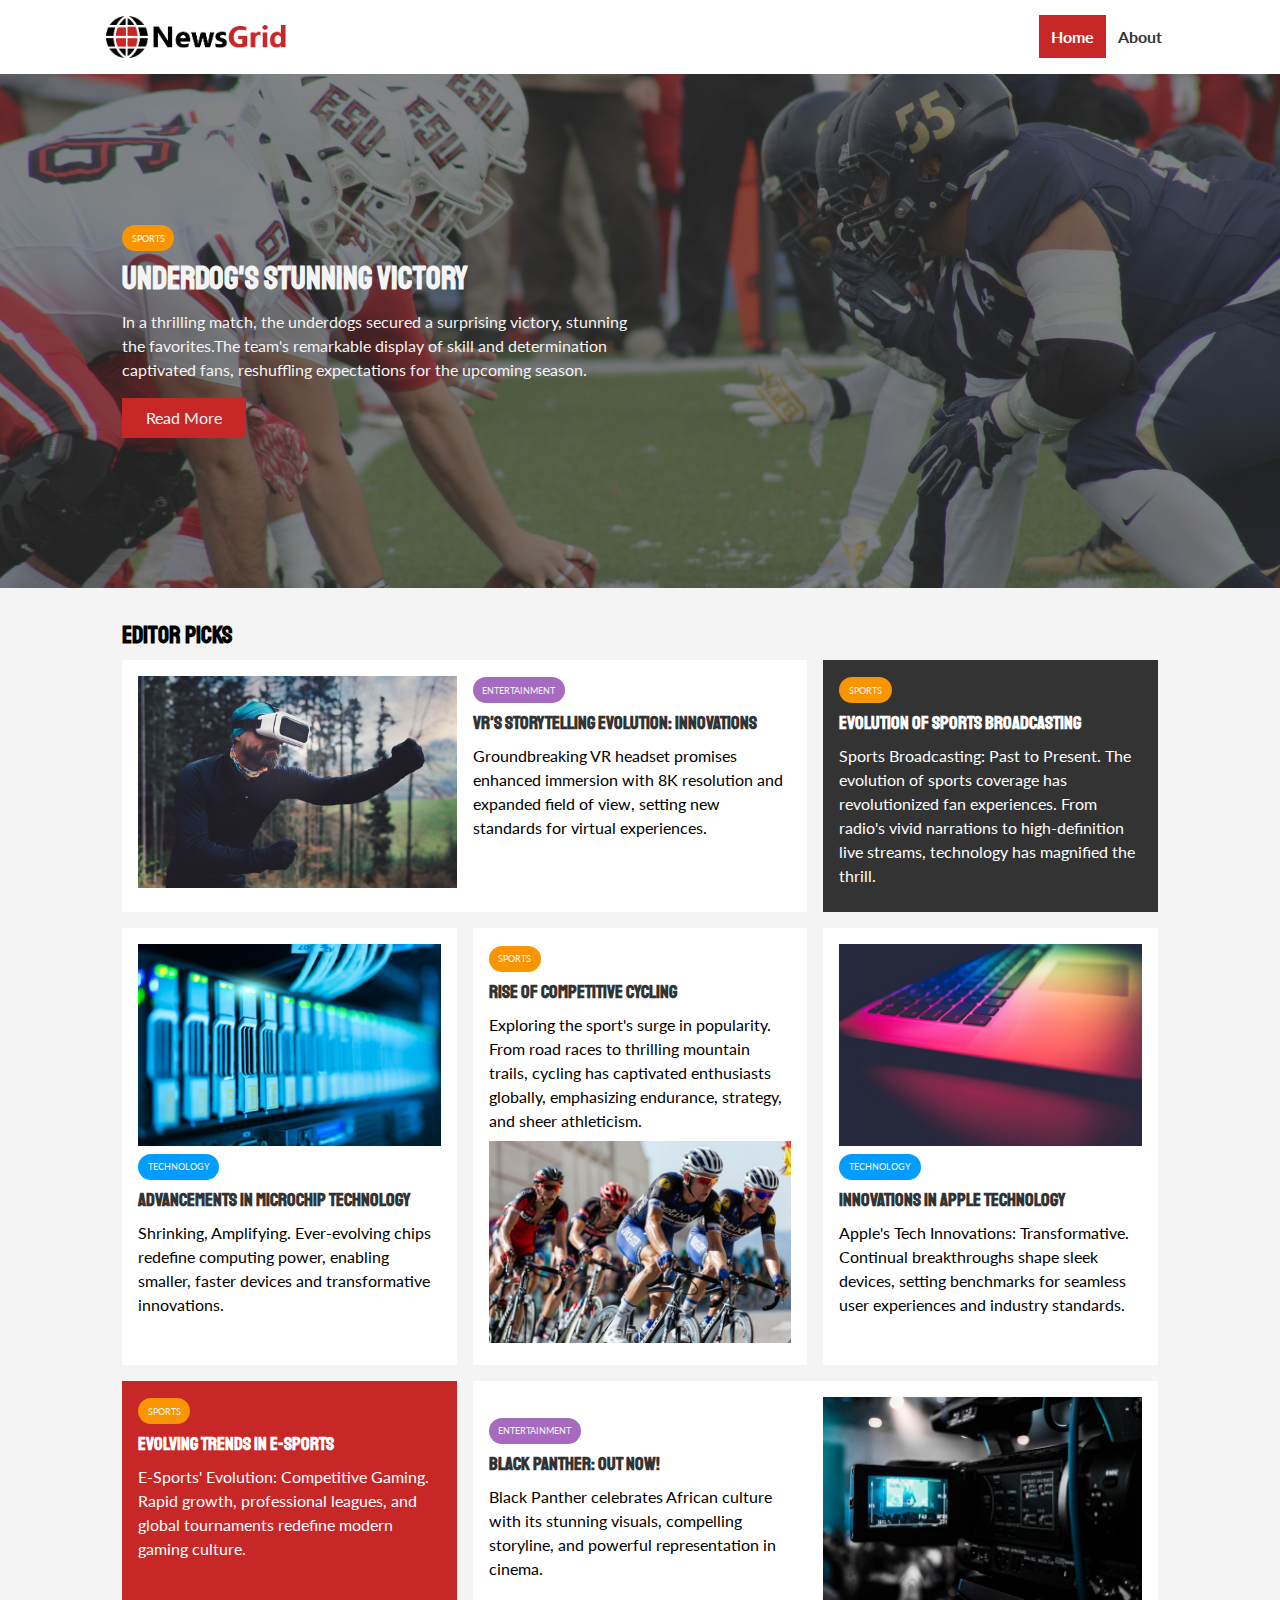
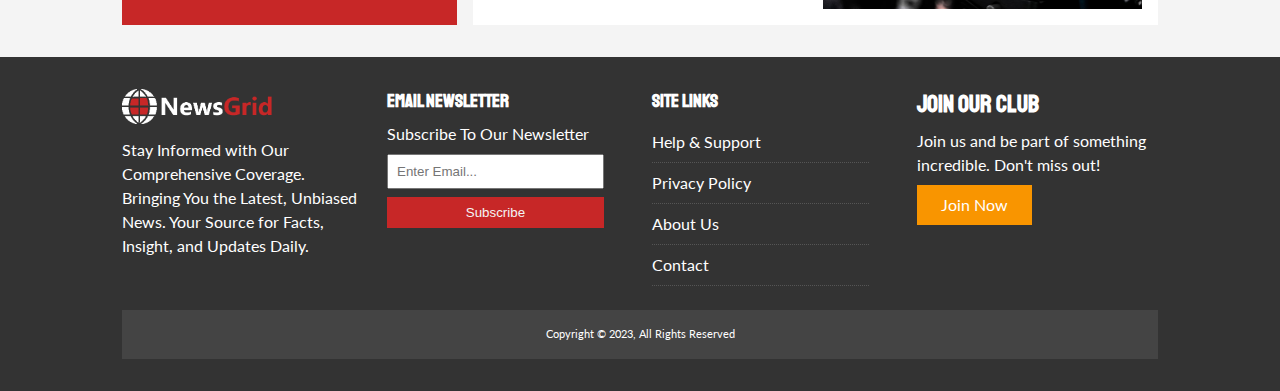
<file: index.html>
<!DOCTYPE html>
<html lang="en">
  <head>
    <title>NewsGrid | Latest News</title>
    <meta charset="UTF-8">
    <meta name="viewport" content="width=device-width, initial-scale=1">
    <link rel="stylesheet" href="https://cdnjs.cloudflare.com/ajax/libs/font-awesome/6.4.2/css/all.min.css" integrity="sha512-z3gLpd7yknf1YoNbCzqRKc4qyor8gaKU1qmn+CShxbuBusANI9QpRohGBreCFkKxLhei6S9CQXFEbbKuqLg0DA==" crossorigin="anonymous" referrerpolicy="no-referrer" />
    <link rel="preconnect" href="https://fonts.googleapis.com">
    <link rel="preconnect" href="https://fonts.gstatic.com" crossorigin>
    <link href="https://fonts.googleapis.com/css2?family=Lato&family=Staatliches&display=swap" rel="stylesheet">
    <link href="css/style.css" rel="stylesheet">
    <link rel="stylesheet" media="screen and (max-width: 768px)" href="css/mobile.css">
    <link rel="shortcut icon" type="image/x-icon" href="favicon.ico">
  </head>

  <body>
    <!--Logo and Navigation-->
    <nav id="main-nav">
      <div class="container">
        <img src="img/logo.png" alt="NewsGrid" class="logo">
        <div class="social">
          <a href="http://github.com/Greybillions" target="_blank"><i class="fab fa-github fa-2x"></i></a>
          <a href="http://twitter.com/Dev__Grey" target="_blank"><i class="fab fa-twitter fa-2x"></i></a>
          <a href="http://instagram.com/Greybillions" target="_blank"><i class="fab fa-instagram fa-2x"></i></a>
          <a href="http://greyboyle.hashnode.dev" target="_blank"><i class="fab fa-hashnode fa-2x"></i></a>
        </div>
        <ul>
          <li><a class="current" href="index.html">Home</a></li>
          <li><a href="about.html">About</a></li>
        </ul>
      </div>
    </nav>

    <!--Showcase-->
    <header id="showcase">
      <div class="container">
        <div class="showcase-container">
          <div class="showcase-content">
            <div class="category category-sports">Sports</div>
            <h1>Underdog's Stunning Victory</h1>
            <p>In a thrilling match, the underdogs secured a surprising victory, stunning the favorites.<span>The team's remarkable display of skill and determination captivated fans, reshuffling expectations for the upcoming season.</span></p>
            <a href="article.html" class="btn btn-primary">Read More</a>
          </div>
        </div>
      </div>
    </header>
     <!-- Home Articles -->
  <section id="home-articles" class="py-2">
    <div class="container">
        <h2>Editor Picks</h2>
        <div class="articles-container">
          <article class="card">
            <img src="img/articles/ent1.jpg" alt="">
            <div>
              <div class="category category-ent">Entertainment</div>
              <h3>
                <a href="article.html">VR's Storytelling Evolution: Innovations</a>
              </h3>
              <p>Groundbreaking VR headset promises enhanced immersion with 8K resolution and expanded field of view, setting new standards for virtual experiences.</p>
            </div>
          </article>
          <article class="card bg-dark">
            <div class="category category-sports">Sports</div>
            <h3>
              <a href="article.html">Evolution of Sports Broadcasting</a>
            </h3>
            <p>Sports Broadcasting: Past to Present. The evolution of sports coverage has revolutionized fan experiences. From radio's vivid narrations to high-definition live streams, technology has magnified the thrill.</p>
          </article>
          <article class="card">
            <img src="img/articles/tech1.jpg" alt="">
            <div class="category category-tech">Technology</div>
            <h3>
              <a href="article.html">Advancements in Microchip Technology</a>
            </h3>
            <p>Shrinking, Amplifying. Ever-evolving chips redefine computing power, enabling smaller, faster devices and transformative innovations.</p>
          </article>
          <article class="card">
            <div class="category category-sports">Sports</div>
            <h3>
              <a href="article.html">Rise of Competitive Cycling</a>
            </h3>
            <p>Exploring the sport's surge in popularity. From road races to thrilling mountain trails, cycling has captivated enthusiasts globally, emphasizing endurance, strategy, and sheer athleticism.</p>
            <img src="img/articles/sports1.jpg" alt="">
          </article>
          <article class="card">
            <img src="img/articles/tech2.jpg" alt="">
            <div class="category category-tech">Technology</div>
            <h3>
              <a href="article.html">Innovations in Apple Technology</a>
            </h3>
            <p>Apple's Tech Innovations: Transformative. Continual breakthroughs shape sleek devices, setting benchmarks for seamless user experiences and industry standards.</p>
          </article>
          <article class="card bg-primary">
            <div class="category category-sports">Sports</div>
            <h3>
              <a href="article.html">Evolving Trends in E-Sports</a>
            </h3>
            <p>E-Sports' Evolution: Competitive Gaming. Rapid growth, professional leagues, and global tournaments redefine modern gaming culture.</p>
          </article>
          <article class="card">
            <div>
              <div class="category category-ent">Entertainment</div>
              <h3>
                <a href="article.html">Black Panther: Out Now!</a>
              </h3>
              <p>Black Panther celebrates African culture with its stunning visuals, compelling storyline, and powerful representation in cinema.</p>
            </div>
            <img src="img/articles/ent2.jpg" alt="">
          </article>
        </div>
    </div>
  </section>

   <!-- Footer -->
  <footer id="main-footer" class="py-2">
    <div class="container footer-container">
      
      <div>
        <img src="img/logo_light.png" alt="NewsGrid">
        <p>Stay Informed with Our Comprehensive Coverage. Bringing You the Latest, Unbiased News. Your Source for Facts, Insight, and Updates Daily.</p>
      </div>
      
      <div>
        <h3>Email Newsletter</h3>
        <p>Subscribe To Our Newsletter</p>
        <form>
          <input type="email" placeholder="Enter Email...">
          <input type="submit" value="Subscribe" class="btn btn-primary">
        </form>
      </div>
      
      <div>
        <h3>Site Links</h3>
        <ul class="list">
          <li><a href="#">Help & Support</a></li>
          <li><a href="#">Privacy Policy</a></li>
          <li><a href="#">About Us</a></li>
          <li><a href="#">Contact</a></li>
        </ul>
      </div>
      
      <div>
        <h2>Join Our Club</h2>
        <p>Join us and be part of something incredible. Don't miss out!</p>
        <a href="#" class="btn btn-secondary">Join Now</a>
      </div>
      
      <div>
        <p>
          Copyright &copy; 2023, All Rights Reserved
        </p>
      </div>
    </div>
  </footer>

  </body>
</html>
</file>
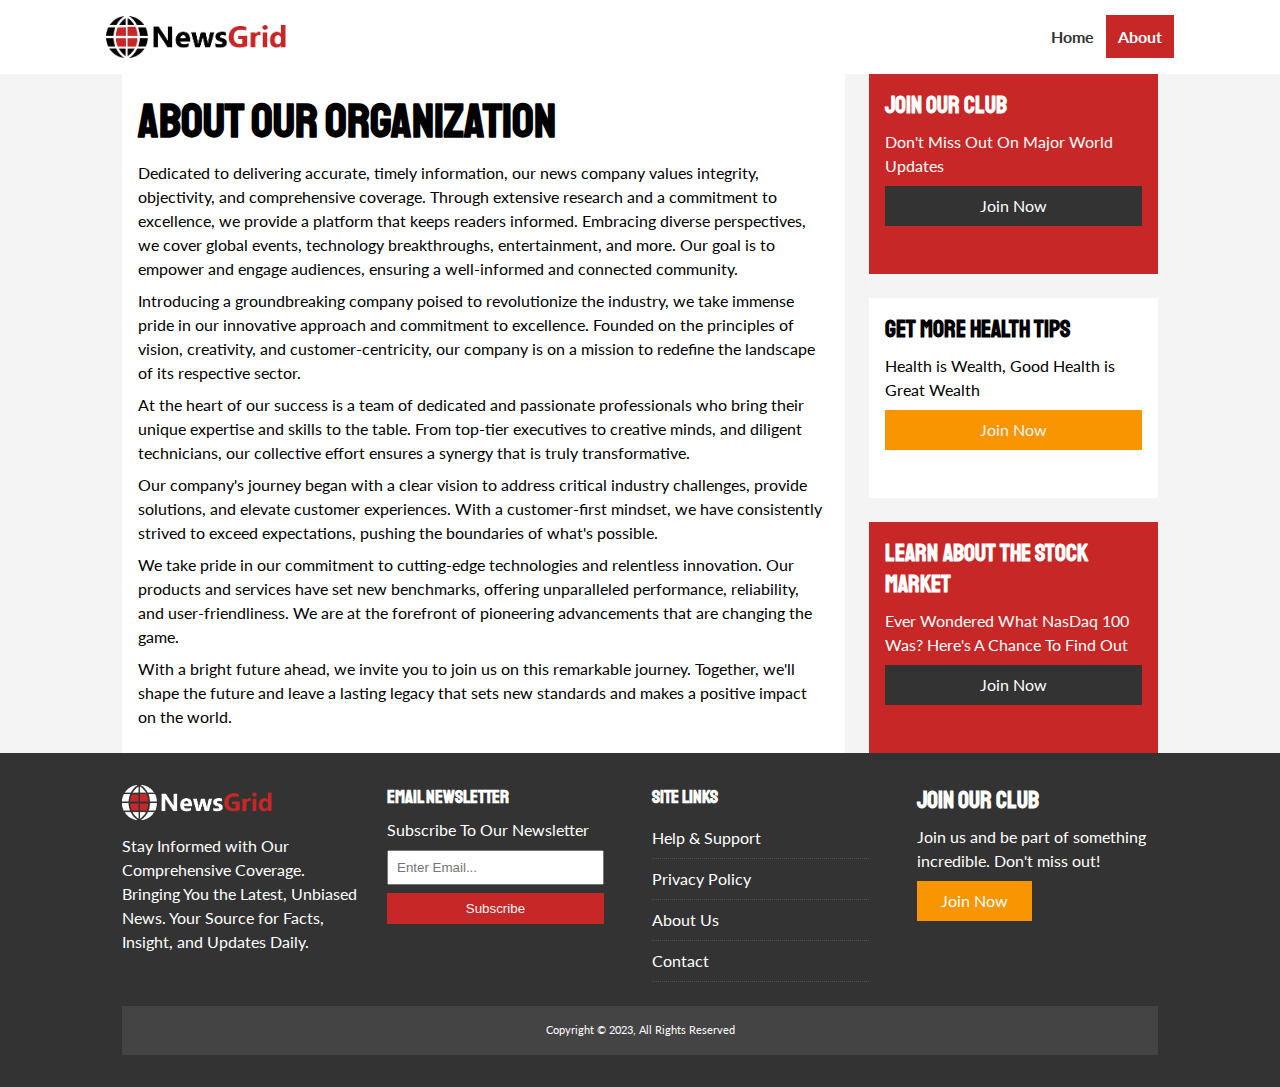
<file: about.html>
<!DOCTYPE html>
<html lang="en">
  <head>
    <title>NewsGrid | About</title>
    <meta charset="UTF-8">
    <meta name="viewport" content="width=device-width, initial-scale=1">
    <link rel="stylesheet" href="https://cdnjs.cloudflare.com/ajax/libs/font-awesome/6.4.2/css/all.min.css" integrity="sha512-z3gLpd7yknf1YoNbCzqRKc4qyor8gaKU1qmn+CShxbuBusANI9QpRohGBreCFkKxLhei6S9CQXFEbbKuqLg0DA==" crossorigin="anonymous" referrerpolicy="no-referrer" />
    <link rel="preconnect" href="https://fonts.googleapis.com">
    <link rel="preconnect" href="https://fonts.gstatic.com" crossorigin>
    <link href="https://fonts.googleapis.com/css2?family=Lato&family=Staatliches&display=swap" rel="stylesheet">
    <link href="css/style.css" rel="stylesheet">
    <link rel="stylesheet" media="screen and (max-width: 768px)" href="css/mobile.css">
    <link rel="shortcut icon" type="image/x-icon" href="favicon.ico">
  </head>

  <body>
    <!--Logo and Navigation-->
    <nav id="main-nav">
      <div class="container">
        <img src="img/logo.png" alt="NewsGrid" class="logo">
        <div class="social">
          <a href="http://github.com/Greybillions" target="_blank"><i class="fab fa-github fa-2x"></i></a>
          <a href="http://twitter.com/Dev__Grey" target="_blank"><i class="fab fa-twitter fa-2x"></i></a>
          <a href="http://instagram.com/Greybillions" target="_blank"><i class="fab fa-instagram fa-2x"></i></a>
          <a href="http://greyboyle.hashnode.dev" target="_blank"><i class="fab fa-hashnode fa-2x"></i></a>
        </div>
        <ul>
          <li><a href="index.html">Home</a></li>
          <li><a class="current" href="about.html">About</a></li>
        </ul>
      </div>
    </nav>
    

  <section id="about">
    <div class="container">
      <div class="page-container">
        <article class="card">
          <h1 class="l-heading">About Our Organization</h1>
          <p>Dedicated to delivering accurate, timely information, our news company values integrity, objectivity, and comprehensive coverage. Through extensive research and a commitment to excellence, we provide a platform that keeps readers informed. Embracing diverse perspectives, we cover global events, technology breakthroughs, entertainment, and more. Our goal is to empower and engage audiences, ensuring a well-informed and connected community.</p>
          <p>Introducing a groundbreaking company poised to revolutionize the industry, we take immense pride in our innovative approach and commitment to excellence. Founded on the principles of vision, creativity, and customer-centricity, our company is on a mission to redefine the landscape of its respective sector.</p>
          <p>At the heart of our success is a team of dedicated and passionate professionals who bring their unique expertise and skills to the table. From top-tier executives to creative minds, and diligent technicians, our collective effort ensures a synergy that is truly transformative.</p>
          <p>Our company's journey began with a clear vision to address critical industry challenges, provide solutions, and elevate customer experiences. With a customer-first mindset, we have consistently strived to exceed expectations, pushing the boundaries of what's possible.</p>
          <p>We take pride in our commitment to cutting-edge technologies and relentless innovation. Our products and services have set new benchmarks, offering unparalleled performance, reliability, and user-friendliness. We are at the forefront of pioneering advancements that are changing the game.</p>
          <p>With a bright future ahead, we invite you to join us on this remarkable journey. Together, we'll shape the future and leave a lasting legacy that sets new standards and makes a positive impact on the world.</p>
        </article>
        <aside class="card bg-primary">
          <h2>Join Our Club</h2>
          <p>Don't Miss Out On Major World Updates</p>
          <a href="#" class="btn btn-dark btn-block">Join Now</a>
        </aside>
        <aside class="card bg-light">
          <h2>Get More Health tips</h2>
          <p>Health is Wealth, Good Health is Great Wealth</p>
          <a href="#" class="btn btn-secondary btn-block">Join Now</a>
        </aside>
        <aside class="card bg-primary">
          <h2>Learn About The Stock Market</h2>
          <p>Ever Wondered What NasDaq 100 Was? Here's A Chance To Find Out</p>
          <a href="#" class="btn btn-dark btn-block">Join Now</a>
        </aside>


      </div>
    </div>
  </section>
   
   <!-- Footer -->
  <footer id="main-footer" class="py-2">
    <div class="container footer-container">
      
      <div>
        <img src="img/logo_light.png" alt="NewsGrid">
        <p>Stay Informed with Our Comprehensive Coverage. Bringing You the Latest, Unbiased News. Your Source for Facts, Insight, and Updates Daily.</p>
      </div>
      
      <div>
        <h3>Email Newsletter</h3>
        <p>Subscribe To Our Newsletter</p>
        <form>
          <input type="email" placeholder="Enter Email...">
          <input type="submit" value="Subscribe" class="btn btn-primary">
        </form>
      </div>
      
      <div>
        <h3>Site Links</h3>
        <ul class="list">
          <li><a href="#">Help & Support</a></li>
          <li><a href="#">Privacy Policy</a></li>
          <li><a href="#">About Us</a></li>
          <li><a href="#">Contact</a></li>
        </ul>
      </div>
      
      <div>
        <h2>Join Our Club</h2>
        <p>Join us and be part of something incredible. Don't miss out!</p>
        <a href="#" class="btn btn-secondary">Join Now</a>
      </div>
      
      <div>
        <p>
          Copyright &copy; 2023, All Rights Reserved
        </p>
      </div>
    </div>
  </footer>

  </body>
</html>
</file>
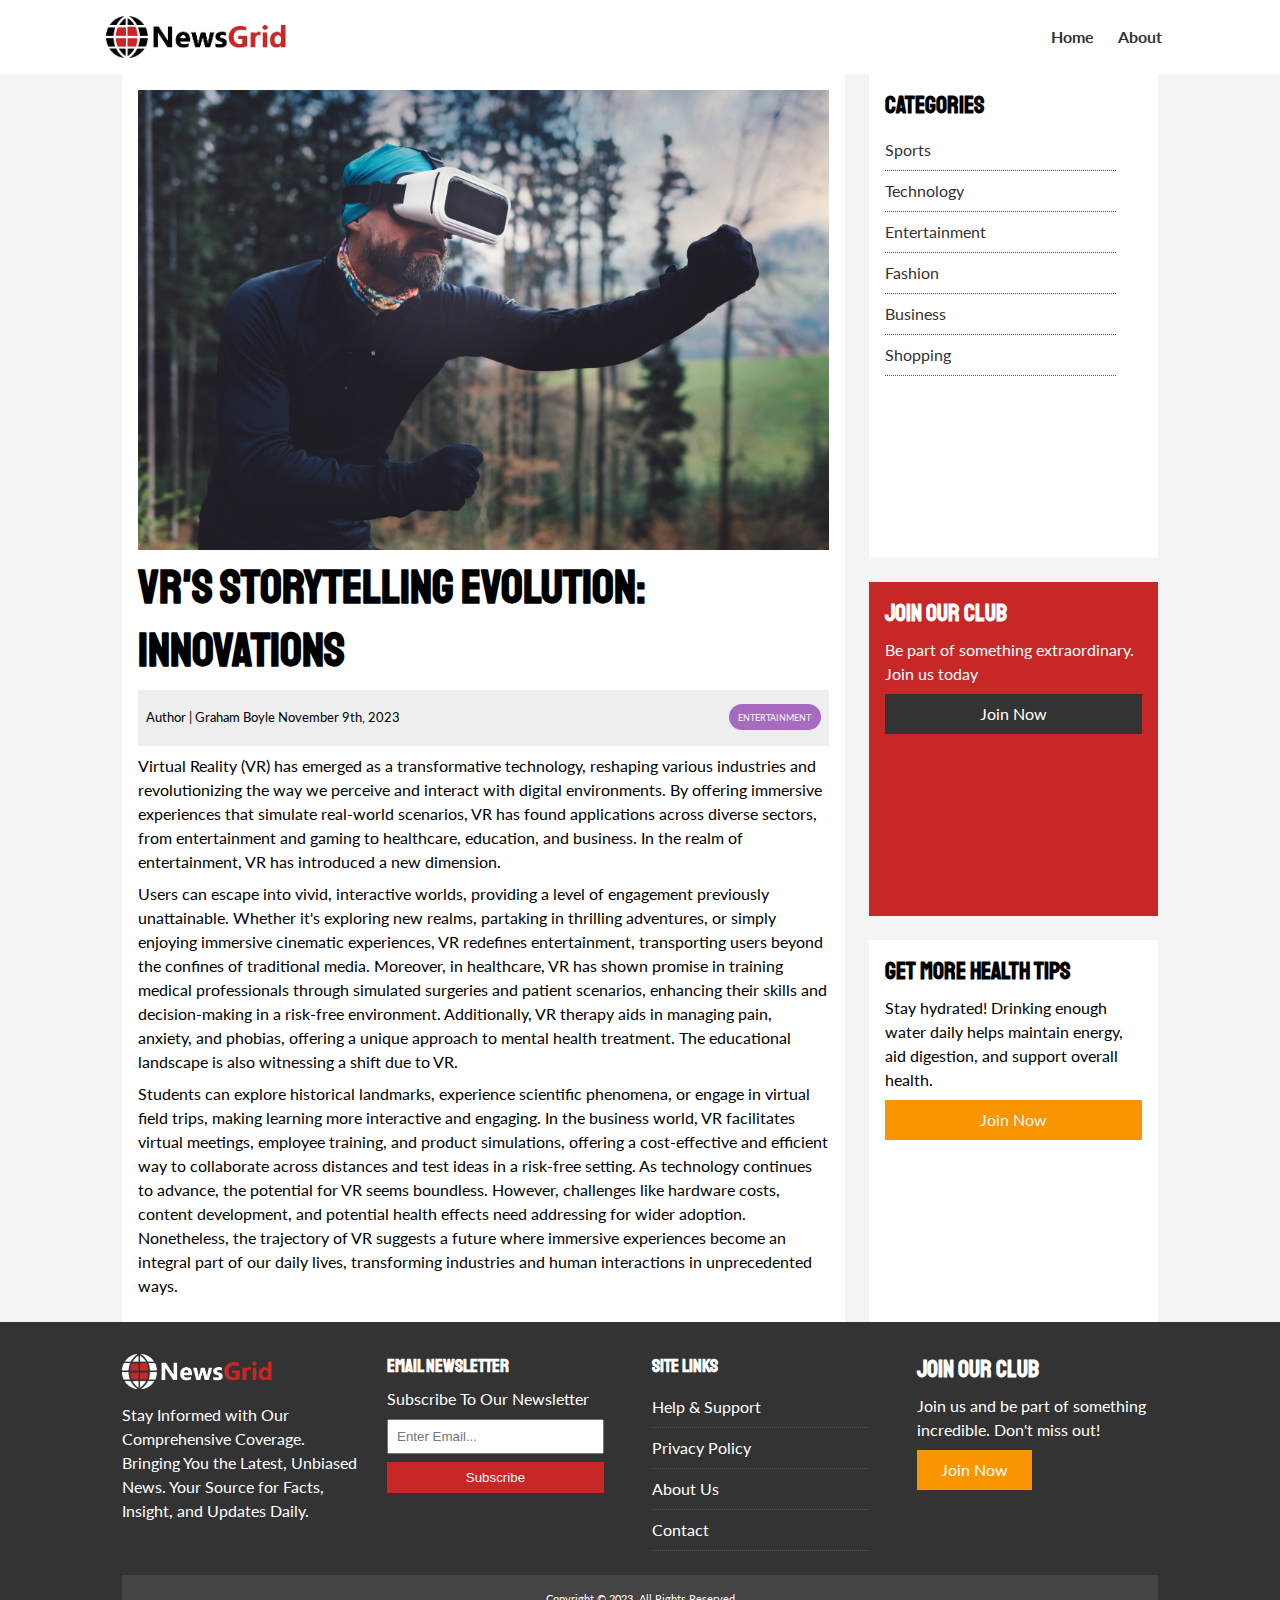
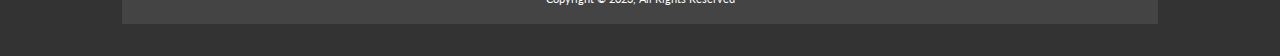
<file: article.html>
<!DOCTYPE html>
<html lang="en">
  <head>
    <title>NewsGrid | Article</title>
    <meta charset="UTF-8">
    <meta name="viewport" content="width=device-width, initial-scale=1">
    <link rel="stylesheet" href="https://cdnjs.cloudflare.com/ajax/libs/font-awesome/6.4.2/css/all.min.css" integrity="sha512-z3gLpd7yknf1YoNbCzqRKc4qyor8gaKU1qmn+CShxbuBusANI9QpRohGBreCFkKxLhei6S9CQXFEbbKuqLg0DA==" crossorigin="anonymous" referrerpolicy="no-referrer" />
    <link rel="preconnect" href="https://fonts.googleapis.com">
    <link rel="preconnect" href="https://fonts.gstatic.com" crossorigin>
    <link href="https://fonts.googleapis.com/css2?family=Lato&family=Staatliches&display=swap" rel="stylesheet">
    <link href="css/style.css" rel="stylesheet">
    <link rel="stylesheet" media="screen and (max-width: 768px)" href="css/mobile.css">
    <link rel="shortcut icon" type="image/x-icon" href="favicon.ico">
  </head>

  <body>
    <!--Logo and Navigation-->
    <nav id="main-nav">
      <div class="container">
        <img src="img/logo.png" alt="NewsGrid" class="logo">
        <div class="social">
          <a href="http://github.com/Greybillions" target="_blank"><i class="fab fa-github fa-2x"></i></a>
          <a href="http://twitter.com/Dev__Grey" target="_blank"><i class="fab fa-twitter fa-2x"></i></a>
          <a href="http://instagram.com/Greybillions" target="_blank"><i class="fab fa-instagram fa-2x"></i></a>
          <a href="http://greyboyle.hashnode.dev" target="_blank"><i class="fab fa-hashnode fa-2x"></i></a>
        </div>
        <ul>
          <li><a href="index.html">Home</a></li>
          <li><a  href="about.html">About</a></li>
        </ul>
      </div>
    </nav>
    

  <section id="article">
    <div class="container">
      <div class="page-container">
        <article class="card">
          <img src="img/articles/ent1.jpg" alt="">
          <h1 class="l-heading">VR's Storytelling Evolution: Innovations</h1>
          <div class="meta">
            <small><i class="fas fa-user"></i> Author | Graham Boyle November 9th, 2023</small>
            <div class="category category-ent">Entertainment</div>
          </div>
          <p>Virtual Reality (VR) has emerged as a transformative technology, reshaping various industries and revolutionizing the way we perceive and interact with digital environments. By offering immersive experiences that simulate real-world scenarios, VR has found applications across diverse sectors, from entertainment and gaming to healthcare, education, and business.

            In the realm of entertainment, VR has introduced a new dimension.</p><p>Users can escape into vivid, interactive worlds, providing a level of engagement previously unattainable. Whether it's exploring new realms, partaking in thrilling adventures, or simply enjoying immersive cinematic experiences, VR redefines entertainment, transporting users beyond the confines of traditional media.

            Moreover, in healthcare, VR has shown promise in training medical professionals through simulated surgeries and patient scenarios, enhancing their skills and decision-making in a risk-free environment. Additionally, VR therapy aids in managing pain, anxiety, and phobias, offering a unique approach to mental health treatment.

            The educational landscape is also witnessing a shift due to VR.</p><p> Students can explore historical landmarks, experience scientific phenomena, or engage in virtual field trips, making learning more interactive and engaging.

            In the business world, VR facilitates virtual meetings, employee training, and product simulations, offering a cost-effective and efficient way to collaborate across distances and test ideas in a risk-free setting.

            As technology continues to advance, the potential for VR seems boundless. However, challenges like hardware costs, content development, and potential health effects need addressing for wider adoption. Nonetheless, the trajectory of VR suggests a future where immersive experiences become an integral part of our daily lives, transforming industries and human interactions in unprecedented ways.</p>
        </article>
        <aside id="category" class="card">
          <h2>Categories</h2>
            <ul class="list">
              <li><a href="#"><i class="fas fa-chevron-right"></i> Sports</a></li>
              <li><a href="#"><i class="fas fa-chevron-right"></i> Technology</a></li>
              <li><a href="#"><i class="fas fa-chevron-right"></i> Entertainment</a></li>
              <li><a href="#"><i class="fas fa-chevron-right"></i> Fashion</a></li>
              <li><a href="#"><i class="fas fa-chevron-right"></i> Business</a></li>
              <li><a href="#"><i class="fas fa-chevron-right"></i> Shopping</a></li>
            </ul>
        </aside>
        <aside class="card bg-primary">
          <h2>Join Our Club</h2>
          <p>Be part of something extraordinary. Join us today</p>
          <a href="#" class="btn btn-dark btn-block">Join Now</a>
        </aside>
        <aside class="card bg-light">
          <h2>Get More Health tips</h2>
          <p>Stay hydrated! Drinking enough water daily helps maintain energy, aid digestion, and support overall health.</p>
          <a href="#" class="btn btn-secondary btn-block">Join Now</a>
        </aside> 
      </div>
    </div>
  </section>
   
   <!-- Footer -->
  <footer id="main-footer" class="py-2">
    <div class="container footer-container">
      
      <div>
        <img src="img/logo_light.png" alt="NewsGrid">
        <p>Stay Informed with Our Comprehensive Coverage. Bringing You the Latest, Unbiased News. Your Source for Facts, Insight, and Updates Daily.</p>
      </div>
      
      <div>
        <h3>Email Newsletter</h3>
        <p>Subscribe To Our Newsletter</p>
        <form>
          <input type="email" placeholder="Enter Email...">
          <input type="submit" value="Subscribe" class="btn btn-primary">
        </form>
      </div>
      
      <div>
        <h3>Site Links</h3>
        <ul class="list">
          <li><a href="#">Help & Support</a></li>
          <li><a href="#">Privacy Policy</a></li>
          <li><a href="#">About Us</a></li>
          <li><a href="#">Contact</a></li>
        </ul>
      </div>
      
      <div>
        <h2>Join Our Club</h2>
        <p>Join us and be part of something incredible. Don't miss out!</p>
        <a href="#" class="btn btn-secondary">Join Now</a>
      </div>
      
      <div>
        <p>
          Copyright &copy; 2023, All Rights Reserved
        </p>
      </div>
    </div>
  </footer>

  </body>
</html>
</file>
<file: css/style.css>
:root {
  --primary-color: #c72727;
  --secondary-color: #f99500;
  --light-color: #f4f4f4;
  --dark-color: #333;
  --max-width: 1100px;
}

.category {
  --sports-color: #f99500;
  --ent-color: #a66bbe;
  --tech-color: #009cff;
}

* {
    margin: 0;
    padding: 0;
    box-sizing: border-box;
}

body {
  font-family: 'Lato', sans-serif;
  line-height: 1.5;
  background: var(--light-color);
}

a {
  color: #333;
  text-decoration: none;
}

p {
  margin: 0.5rem 0;
}

ul {
  list-style: none;
}

img {
  width: 100%;
}

h1, h2, h3, h4, h5, h6 {
  font-family: 'Staatliches', cursive; 
  margin-bottom: 0.55rem;
  line-height: 1.3;
}

/*Utility Style*/
.container {
  max-width: var(--max-width);
  margin: auto;
  padding: 0 2rem;
  overflow: hidden;
}

.category {
  display: inline-block;
  color: var(--light-color);
  font-size: 0.55rem;
  text-transform: uppercase;
  padding: 0.4rem 0.6rem;
  border-radius: 15px;
  margin-bottom: 0.5rem;
}

.category-sports { background: var(--sports-color); }
.category-ent { background: var(--ent-color); }
.category-tech { background: var(--tech-color); }

/*Styling Buttons*/
.btn {
  display: inline-block;
  border: none;
  background: var(--dark-color);
  color: var(--light-color);
  padding: 0.5rem 1.5rem;
}

.btn-light {
  background: var(--light-color);
  color: var(--dark-color);
}

.btn-primary { background: var(--primary-color); }
.btn-secondary { background: var(--secondary-color); }

.btn:hover {
  opacity: 0.9;
}

.btn-block {
  display: block;
  width: 100%;
  text-align: center;
}

/*Card Styling*/
.card {
  background: #fff;
  padding: 1rem;
}

/*Background Utility Style*/
.bg-dark {
  background: var(--dark-color);
  color: #fff;
}

.bg-primary {
  background: var(--primary-color);
  color: #fff;
}

.bg-secondary {
  background: var(--secondary-color);
  color: #fff;
}

.bg-dark h1,
.bg-dark h2,
.bg-dark h3,
.bg-dark a,
.bg-primary h1,
.bg-primary h2,
.bg-primary h3,
.bg-primary a,
.bg-secondary h1,
.bg-secondary h2,
.bg-secondary h3,
.bg-secondary a {
  color: #fff;
}


.py-1 { padding: 1.5rem 0; }
.py-2 { padding: 2rem 0; }
.py-3 { padding: 3rem 0; }
.p-1 { padding: 1.5rem; }
.p-2 { paading: 2rem; }
.p-3 { padding: 3rem; }

.l-heading {
  font-size: 3rem;
}

.list li {
  padding: 0.5rem 0;
  border-bottom: #555 dotted 1px;
  width: 90%;
}

.list li a:hover {
  color: var(--primary-color) !important;
}

/*About Page container*/
.page-container {
  display: grid;
  grid-template-columns: 5fr 2fr;
  grid-gap: 1.5rem;
}

.page-container > *:first-child {
  grid-row: 1 / span 3;
}

/*Navigation*/
#main-nav {
  background: #fff;
  position: sticky;
  top: 0;
  z-index: 2;
}

#main-nav .container {
  display: grid;
  grid-template-columns: 6fr 3fr 2fr;
  padding: 1rem;
  align-items: center;
}

/*Reducing Logo size*/
#main-nav .logo {
  width: 180px;
}

#main-nav ul {
  justify-self: end;
  display: flex;

}

#main-nav ul li a {
  padding: 0.75rem;
  font-weight: bold;
}

#main-nav ul li a.current {
  background: var(--primary-color);
  color: #fff;
}

#main-nav ul li a:hover {
  background: var(--light-color);
  color: var(--dark-color);
}

/*Styling Social Icons*/
#main-nav .social {
  justify-self: center;
}

#main-nav .social i {
  color: #777;
  margin-right: 0.5rem;
}

/*Showcase*/
#showcase {
  background: var(--dark-color);
  color: var(--light-color);
  padding: 2rem;
  position: relative;
}

/*Adding Image to the Showcase*/
#showcase:before {
  content: '';
  background: url('../img/featured.jpg') no-repeat center center/cover;
  position: absolute;
  top: 0;
  left: 0;
  width: 100%;
  height: 100%; align-items: center;
  opacity: 0.4;
}

#showcase .showcase-container {
  display: grid;
  grid-template-columns: repeat(2, 1fr);
  justify-content: center;
  align-items: center;
  height: 50vh;
}

#showcase .showcase-content {
  z-index: 1;
}

#showcase .showcase-content p {
  margin-bottom: 1rem;
}

/*Home Articles*/
#home-articles .articles-container {
  display: grid;
  grid-template-columns: repeat(3, 1fr);
  grid-gap: 1rem;
}

#home-articles .articles-container > *:first-child {
  display: grid;
  grid-template-columns: repeat(2, 1fr);
  grid-gap: 1rem; 
  grid-column: 1 / span 2;
}

#home-articles .articles-container > *:last-child {
  display: grid;
  grid-template-columns: repeat(2, 1fr);
  grid-gap: 1rem; 
  grid-column: 2 / span 2;
  align-items: center;
}

/*Styling Article Page*/
#article .meta {
  display: flex;
  justify-content: space-between;
  align-items: center;
  background: #eee;
  padding: 0.5rem;
}

#article .meta .category {
  margin-top: 0.4rem;
}

/*Footer styling*/

#main-footer {
  background: var(--dark-color);
  color: #fff;
}

#main-footer img {
  width: 150px; 
}

#main-footer a {
  color: #fff;
}

#main-footer .footer-container {
  display: grid;
  grid-template-columns: repeat(4, 1fr);
  grid-gap: 1.5rem;
}

#main-footer .footer-container > *:last-child {
  background: #444;
  text-align: center;
  grid-column: 1 / span 4;
  padding: 0.5rem;
  font-size: 0.7rem;
}

#main-footer .footer-container input[type="email"] {
  width: 90%;
  padding: 0.5rem;
  margin-bottom: 0.5rem;
}

#main-footer .footer-container input[type="submit"] {
  width: 90%; 
}
</file>
<file: css/mobile.css>
/*Navigation*/
#main-nav .social {
  display: none;
}

#main-nav .container {
  grid-template-columns: 1fr;
  grid-gap: 1.2rem;
}

#main-nav ul,
#main-nav .logo {
  justify-self: center;
}

#main-nav ul li a {
  padding: 0.5rem;
}

#home-articles .articles-container {
  grid-template-columns: repeat(2, 1fr);
}

#home-articles .articles-container > *:first-child,
#home-articles .articles-container > *:last-child {
  grid-template-columns: 1fr;
  grid-column: 1;
}

/*Smaller Devices*/

@media(max-width: 600px) {
  /*Stack Grid Items*/
  #showcase .showcase-container,
  #home-articles .articles-container,
  #main-footer .footer-container {
   grid-template-columns: 1fr;
  }

  #showcase .showcase-content p {
    margin-bottom: 10px;
  }

  #showcase .showcase-content p span {
    display: none;
  }

  #main-footer .footer-container > *:last-child {
    grid-column: 1;
  }

  #main-footer .footer-container > *:first-child,
  #main-footer .footer-container > *:nth-child(2) {
    border-bottom: #444 dotted 1px;
    padding-bottom: 1rem;
  }

  .page-container {
    grid-template-columns: 1fr;
    text-align: center;
  }
  
  .l-heading { font-size: 2rem; }
  /*.page-container > *: first-child {
    grid-row: 1; 
  }*/
}
</file>
